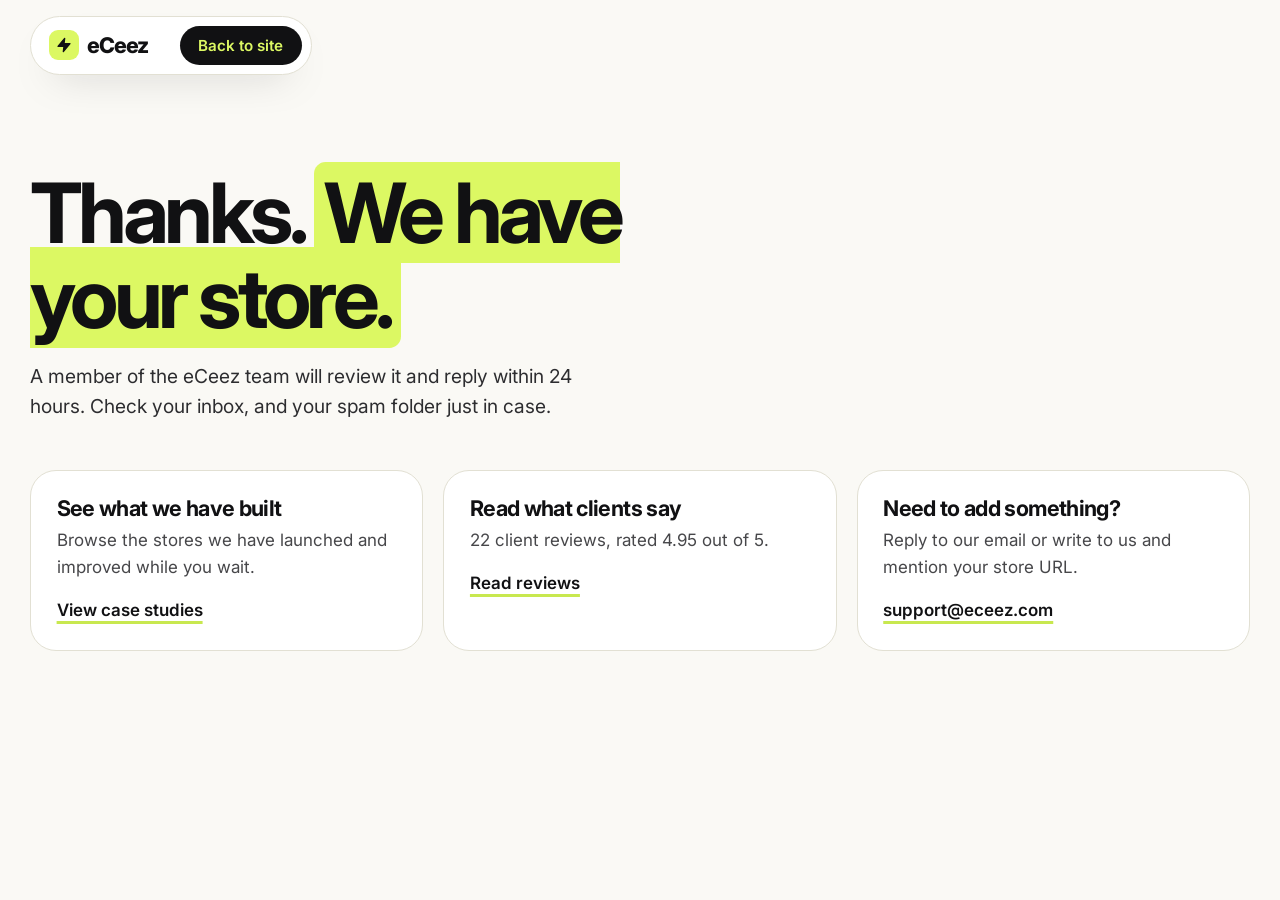
<file: lp/shopify-development-services/thank-you/index.html>
<!DOCTYPE html>
<html lang="en">
<head>
<meta charset="UTF-8">
<meta name="viewport" content="width=device-width, initial-scale=1, viewport-fit=cover">
<title>Thanks, we have your store | eCeez</title>
<meta name="description" content="Your free Shopify store audit request has been received. We reply within 24 hours.">
<meta name="robots" content="noindex, nofollow">
<link rel="canonical" href="https://eceez.com/lp/shopify-development-services/thank-you" />
<meta name="theme-color" content="#111113">
<link rel="icon" type="image/svg+xml" href="/favicon.svg">
<script async src="https://www.googletagmanager.com/gtag/js?id=G-B7YY2XGM2L"></script>
<script>
window.dataLayer=window.dataLayer||[];function gtag(){dataLayer.push(arguments)}
gtag('js',new Date());gtag('config','G-B7YY2XGM2L');
</script>
<script>
!function(f,b,e,v,n,t,s){if(f.fbq)return;n=f.fbq=function(){n.callMethod?n.callMethod.apply(n,arguments):n.queue.push(arguments)};if(!f._fbq)f._fbq=n;n.push=n;n.loaded=!0;n.version='2.0';n.queue=[];t=b.createElement(e);t.async=!0;t.src=v;s=b.getElementsByTagName(e)[0];s.parentNode.insertBefore(t,s)}(window,document,'script','https://connect.facebook.net/en_US/fbevents.js');
fbq('init','1060960082976494');fbq('track','PageView');
</script>
<script>
(function(c,l,a,r,i,t,y){c[a]=c[a]||function(){(c[a].q=c[a].q||[]).push(arguments)};t=l.createElement(r);t.async=1;t.src="https://www.clarity.ms/tag/"+i;y=l.getElementsByTagName(r)[0];y.parentNode.insertBefore(t,y)})(window,document,"clarity","script","xfqi5dtzke");
</script>
<script>
/* ChatGPT Ads (OpenAI) Measurement Pixel. Set debug:true below only while testing. */
var OAI_PIXEL_ID = "9TEaJU8Z9tehFnx2Y5qXdw";
if (OAI_PIXEL_ID.indexOf("REPLACE") !== 0) {
  (function (w, d, s, u) {
    if (w.oaiq) return;
    var q = function () { q.q.push(arguments); };
    q.q = []; w.oaiq = q;
    var js = d.createElement(s); js.async = true; js.src = u;
    var f = d.getElementsByTagName(s)[0]; f.parentNode.insertBefore(js, f);
  })(window, document, "script", "https://bzrcdn.openai.com/sdk/oaiq.min.js");
  oaiq("init", { pixelId: OAI_PIXEL_ID, debug: false });
  oaiq("measure", "page_viewed", { type: "contents" });
}
</script>

<script>
/* Conversion events: fire once per visit, only on this page. */
(function(){
  var k='eceez_lead_fired';
  try{ if(sessionStorage.getItem(k)) return; sessionStorage.setItem(k,'1'); }catch(e){}
  try{ if(window.oaiq) oaiq("measure","lead_created",{type:"customer_action"}); }catch(e){}
  try{ gtag('event','generate_lead',{currency:'USD',value:0,lead_source:'chatgpt_ads'}); }catch(e){}
  try{ fbq('track','Lead'); }catch(e){}
})();
</script>
<link rel="preconnect" href="https://fonts.googleapis.com">
<link rel="preconnect" href="https://fonts.gstatic.com" crossorigin>
<link rel="preconnect" href="https://i.ytimg.com">
<link href="https://fonts.googleapis.com/css2?family=Inter:wght@400;500;600;700;800&display=swap" rel="stylesheet">
<style>
:root{
  --ink:#111113; --ink-2:#1C1C1F; --cream:#FAF9F5; --sand:#EFEDE2; --lime:#DCF863; --lime-d:#C8E84F;
  --line:#E2E0D3; --muted:#5F5F58; --white:#fff;
  --f:"Inter",ui-sans-serif,system-ui,-apple-system,"Segoe UI",sans-serif;
  --wrap:1220px;
}
*,*::before,*::after{box-sizing:border-box}
html{scroll-behavior:smooth;-webkit-text-size-adjust:100%}
@media (prefers-reduced-motion:reduce){html{scroll-behavior:auto}*{animation:none!important;transition:none!important}}
body{margin:0;background:var(--cream);color:var(--ink);font:400 1.0625rem/1.6 var(--f);-webkit-font-smoothing:antialiased;padding-bottom:env(safe-area-inset-bottom)}
img{max-width:100%;display:block}
a{color:inherit}
h1,h2,h3{margin:0;font-weight:700;letter-spacing:-.04em;line-height:1.02}
p{margin:0}
.wrap{width:min(var(--wrap),100% - 2.5rem);margin-inline:auto}
:focus-visible{outline:3px solid var(--ink);outline-offset:3px;border-radius:6px}
.dark :focus-visible{outline-color:var(--lime)}
.skip{position:absolute;left:-999px;top:0;background:var(--lime);color:var(--ink);padding:.75rem 1rem;z-index:100;font-weight:600}
.skip:focus{left:1rem;top:1rem}
.tag{font-size:.9rem;font-weight:500;color:var(--ink);display:inline-flex;align-items:center;gap:.5rem}
.tag::before{content:"[";opacity:.5}.tag::after{content:"]";opacity:.5}

/* nav pill */
.top{padding:1rem 0 0;position:relative;z-index:5}
.top .wrap{display:flex;align-items:center;justify-content:space-between;gap:1rem}
.navpill{display:flex;align-items:center;gap:2rem;background:#fff;border:1px solid var(--line);border-radius:999px;padding:.55rem .6rem .55rem 1.1rem;box-shadow:0 18px 40px -24px rgba(17,17,19,.35)}
.logo{display:flex;align-items:center;gap:.55rem;font:800 1.35rem/1 var(--f);letter-spacing:-.05em;text-decoration:none}
.logo i{display:grid;place-items:center;width:30px;height:30px;border-radius:9px;background:var(--lime)}
.logo svg{width:16px;height:16px;fill:var(--ink);stroke:var(--ink)}
.nav{display:flex;align-items:center;gap:1.6rem}
.nav a.link{font-size:.95rem;text-decoration:none;font-weight:500}
.nav a.link:hover{text-decoration:underline;text-underline-offset:5px;text-decoration-color:var(--lime-d);text-decoration-thickness:3px}
@media(max-width:700px){.nav a.link{display:none}.navpill{gap:1rem;width:100%;justify-content:space-between}}

/* buttons */
.btn{display:inline-flex;align-items:center;justify-content:center;gap:.6rem;border:0;border-radius:999px;font:600 1rem/1 var(--f);padding:1rem 1.6rem;cursor:pointer;text-decoration:none;transition:background .15s,color .15s,transform .15s}
.btn-ink{background:var(--ink);color:var(--lime)}
.btn-ink:hover{background:#2a2a2e}
.btn-lime{background:var(--lime);color:var(--ink)}
.btn-lime:hover{background:#E6FF7A}
.btn-line{background:transparent;color:inherit;box-shadow:inset 0 0 0 1.5px currentColor}
.btn-line:hover{background:var(--ink);color:var(--lime);box-shadow:none}
.btn-sm{padding:.75rem 1.15rem;font-size:.95rem}
.btn-block{width:100%;padding:1.15rem 1.5rem;font-size:1.0625rem}
.btn svg{width:18px;height:18px;fill:none;stroke:currentColor;stroke-width:2.2;stroke-linecap:round;stroke-linejoin:round}
.spin{display:none;width:1rem;height:1rem;border:2px solid currentColor;border-right-color:transparent;border-radius:50%;animation:sp .7s linear infinite}
.is-loading .spin{display:inline-block}.is-loading .btn-label{opacity:.75}
@keyframes sp{to{transform:rotate(360deg)}}

/* hero */
.hero{padding:clamp(1.5rem,3vw,2.5rem) 0 clamp(2.5rem,5vw,4rem)}
.hero-grid{display:grid;gap:2.5rem;grid-template-columns:1fr;align-items:start}
@media(min-width:1000px){.hero-grid{grid-template-columns:1.4fr .8fr;gap:2.75rem}}
.hero-top{display:flex;justify-content:space-between;gap:1rem;margin-bottom:1rem;flex-wrap:wrap}
.frame{position:relative;border:1.5px dashed rgba(17,17,19,.32);padding:clamp(1.1rem,3vw,2.4rem)}
.frame .st{position:absolute;width:20px;height:20px;fill:var(--ink)}
.frame .st.a{left:-11px;top:-11px}.frame .st.b{right:-11px;top:-11px}.frame .st.c{left:-11px;bottom:-11px}.frame .st.d{right:-11px;bottom:-11px}
.hero h1{font-size:clamp(2.5rem,5.3vw,4.9rem);line-height:.98;letter-spacing:-.055em;font-weight:700;animation:rise .7s cubic-bezier(.2,.7,.2,1) both}
@keyframes rise{from{opacity:0;transform:translateY(16px)}to{opacity:1;transform:none}}
.pill{display:inline-flex;align-items:center;gap:.5em;vertical-align:middle;height:2.15em;padding:0 1em;margin:0 .12em;border-radius:999px;background:var(--ink);color:var(--lime);font-size:.27em;font-weight:600;letter-spacing:-.01em;line-height:1;white-space:nowrap;translate:0 -.18em}
.pill svg{width:1.15em;height:1.15em;fill:none;stroke:currentColor;stroke-width:2.4;stroke-linecap:round;stroke-linejoin:round}
.hl{background:var(--lime);padding:0 .12em;border-radius:.14em;box-decoration-break:clone;-webkit-box-decoration-break:clone}
.hero .sub{margin-top:1.6rem;font-size:clamp(1.1rem,1.5vw,1.3rem);line-height:1.5;max-width:36rem;color:#2d2d30}
.chips-row{display:flex;flex-wrap:wrap;gap:.5rem;margin-top:1.4rem}
.chips-row span{border:1.5px solid var(--ink);border-radius:999px;padding:.4rem .85rem;font-size:.9rem;font-weight:600}
.proof{list-style:none;margin:1.4rem 0 0;padding:0;display:grid;gap:.6rem}
.proof li{display:flex;gap:.7rem;align-items:flex-start}
.proof svg{flex:none;width:22px;height:22px;margin-top:2px;padding:3px;border-radius:50%;background:var(--lime);stroke:var(--ink);fill:none;stroke-width:3;stroke-linecap:round;stroke-linejoin:round}

/* form card */
.card-form{position:relative;background:#fff;color:var(--ink);border:1px solid var(--line);border-radius:28px;padding:clamp(1.25rem,2.6vw,1.9rem);box-shadow:0 40px 70px -40px rgba(17,17,19,.45)}
.card-form .badge{position:absolute;top:-14px;left:24px;background:var(--lime);border:1.5px solid var(--ink);border-radius:999px;padding:.3rem .8rem;font-size:.8rem;font-weight:700}
.card-form h2{font-size:1.7rem;letter-spacing:-.04em;margin-top:.35rem}
.card-form .lead{color:var(--muted);margin:.35rem 0 1.1rem;font-size:.98rem;line-height:1.45}
.field{margin-bottom:.8rem}
.field label{display:block;font-weight:600;font-size:.88rem;margin-bottom:.3rem}
.field label small{font-weight:500;color:var(--muted)}
.field input,.field select,.field textarea{width:100%;font:inherit;font-size:1rem;color:var(--ink);background:var(--cream);border:1.5px solid var(--line);border-radius:14px;padding:.8rem 1rem;min-height:3rem;transition:border-color .15s,background .15s,box-shadow .15s}
.field textarea{min-height:5rem;resize:vertical;line-height:1.45}
.field select{appearance:none;background-image:url("data:image/svg+xml,%3Csvg xmlns='http://www.w3.org/2000/svg' width='14' height='8' fill='none' stroke='%23111113' stroke-width='2' stroke-linecap='round' stroke-linejoin='round'%3E%3Cpath d='M1 1l6 6 6-6'/%3E%3C/svg%3E");background-repeat:no-repeat;background-position:right 1rem center;padding-right:2.5rem}
.field ::placeholder{color:#8b8b82}
.field input:hover,.field select:hover,.field textarea:hover{border-color:#bdbbab}
.field input:focus,.field select:focus,.field textarea:focus{outline:0;border-color:var(--ink);background:#fff;box-shadow:0 0 0 4px rgba(220,248,99,.8)}
.field.invalid input{border-color:#C62828;background:#FFF6F5}
.err{display:none;color:#B42318;font-size:.85rem;margin-top:.3rem;font-weight:500}
.field.invalid .err{display:block}
.form-note{margin-top:.8rem;text-align:center;font-size:.88rem;color:var(--muted)}
.form-error{margin-top:.8rem;padding:.8rem 1rem;border-radius:12px;background:#FFF1EF;color:#B42318;font-size:.92rem}
.hp{position:absolute;left:-9999px;height:0;overflow:hidden}

/* marquee */
.marq{border-block:1.5px solid var(--ink);background:var(--lime);overflow:hidden;padding:1rem 0}
.marq-track{display:flex;width:max-content;animation:mq 38s linear infinite}
.marq-track span{display:flex;align-items:center;gap:2.2rem;padding-right:2.2rem;font-weight:700;font-size:1.25rem;letter-spacing:-.03em;white-space:nowrap}
.marq-track svg{width:16px;height:16px;fill:var(--ink)}
@keyframes mq{to{transform:translateX(-50%)}}
.marq-label{font-size:.85rem;font-weight:600;letter-spacing:.02em;text-align:center;margin-bottom:.6rem;text-transform:uppercase}

/* video block */
.vsec{padding:clamp(2.5rem,5vw,4rem) 0 0}
.vbox{background:var(--ink);color:#fff;border-radius:clamp(26px,4vw,44px);padding:clamp(1.1rem,3vw,2.4rem);display:grid;gap:1.75rem;grid-template-columns:1fr;align-items:center}
@media(min-width:1000px){.vbox{grid-template-columns:.62fr 1.38fr;gap:2.5rem}}
.vbox h2{font-size:clamp(1.9rem,3.6vw,3rem);margin:.9rem 0 1rem}
.vbox h2 em{font-style:normal;background:var(--lime);color:var(--ink);padding:0 .14em;border-radius:.14em}
.vbox p{color:#C9C9C0;max-width:26rem;margin-bottom:1.5rem}
.vbox .tag{color:#fff}
.video{position:relative;aspect-ratio:16/9;border-radius:clamp(18px,2.4vw,28px);overflow:hidden;background:#232327}
.video button.play{all:unset;cursor:pointer;position:absolute;inset:0;display:block}
.video img.thumb,.video iframe{position:absolute;inset:0;width:100%;height:100%;object-fit:cover;border:0}
.video .shade{position:absolute;inset:0;background:rgba(17,17,19,.3);transition:background .2s}
.video button.play:hover .shade{background:rgba(17,17,19,.12)}
.video .pbtn{position:absolute;left:50%;top:50%;translate:-50% -50%;width:clamp(4.2rem,8vw,6rem);aspect-ratio:1;border-radius:50%;background:var(--lime);display:grid;place-items:center;transition:scale .2s}
.video button.play:hover .pbtn{scale:1.07}
.video .pbtn svg{width:36%;fill:var(--ink);margin-left:6%}
.video .vlabel{position:absolute;left:1.1rem;bottom:1rem;right:1.1rem;color:#fff;font:600 .98rem/1.3 var(--f);text-shadow:0 1px 12px rgba(0,0,0,.55)}

/* stats */
.stats{display:grid;gap:1.25rem;grid-template-columns:1fr;margin-top:clamp(1.75rem,3.5vw,2.75rem)}
@media(min-width:760px){.stats{grid-template-columns:repeat(3,1fr)}}
.stat{border-top:1.5px solid var(--ink);padding-top:1rem}
.stat b{display:block;font-size:clamp(3.2rem,7vw,5.6rem);font-weight:700;letter-spacing:-.06em;line-height:.95}
.stat span{display:block;margin-top:.5rem;color:var(--muted);max-width:15rem;line-height:1.35}

/* sections */
section{scroll-margin-top:1rem}
.sec{padding:clamp(3rem,6vw,5rem) 0}
.sec-head{max-width:48rem;margin-bottom:clamp(1.5rem,3vw,2.4rem)}
.sec-head h2{font-size:clamp(2.1rem,5vw,4rem);margin-top:.9rem}
.sec-head p{margin-top:1rem;color:var(--muted);font-size:1.15rem;max-width:38rem}

/* services (numbered list) */
.svc-wrap{display:grid;gap:2rem;grid-template-columns:1fr}
@media(min-width:1000px){.svc-wrap{grid-template-columns:.7fr 1.3fr;gap:4rem}.svc-side{position:sticky;top:2rem;align-self:start}.svc-side .btn{margin-top:1.75rem}}
.svc-list{list-style:none;margin:0;padding:0;border-top:1.5px solid var(--ink)}
.svc-list a{display:grid;grid-template-columns:3rem 1fr auto;gap:1rem;align-items:center;padding:1.15rem .5rem;border-bottom:1.5px solid var(--ink);text-decoration:none;transition:background .15s,padding .15s}
.svc-list a:hover{background:var(--lime);padding-left:1.1rem}
.svc-list .n{font-size:.95rem;color:var(--muted)}
.svc-list h3{font-size:clamp(1.3rem,2.4vw,1.8rem);letter-spacing:-.035em}
.svc-list p{color:#47474a;font-size:.98rem;margin-top:.15rem;line-height:1.45}
.svc-list .ar{width:42px;height:42px;border-radius:50%;border:1.5px solid var(--ink);display:grid;place-items:center;transition:background .15s,color .15s}
.svc-list a:hover .ar{background:var(--ink);color:var(--lime)}
.svc-list .ar svg{width:18px;height:18px;fill:none;stroke:currentColor;stroke-width:2.2;stroke-linecap:round;stroke-linejoin:round}

/* audit pipeline */
.pipe-sec{background:var(--sand);border-radius:clamp(26px,4vw,48px);margin-inline:clamp(.5rem,1.5vw,1.25rem)}
.pipe{display:grid;gap:1rem;grid-template-columns:1fr;position:relative}
@media(min-width:900px){.pipe{grid-template-columns:repeat(4,1fr);gap:1.25rem}.pipe::before{content:"";position:absolute;left:6%;right:6%;top:2.2rem;border-top:2px dashed rgba(17,17,19,.35)}}
.node{position:relative;background:#fff;border-radius:24px;padding:1.4rem;border:1px solid var(--line);display:flex;flex-direction:column;gap:.6rem}
.node .ic{width:46px;height:46px;border-radius:14px;background:var(--ink);display:grid;place-items:center}
.node .ic svg{width:22px;height:22px;fill:none;stroke:var(--lime);stroke-width:2;stroke-linecap:round;stroke-linejoin:round}
.node h3{font-size:1.3rem;letter-spacing:-.03em;margin-top:.4rem}
.node p{color:#47474a;font-size:.98rem;line-height:1.5}
.node.end{background:var(--lime);border-color:var(--ink)}
.node.end .ic{background:var(--ink)}
.node .mini{margin-top:auto;padding-top:.6rem;font-size:.82rem;font-weight:600;display:inline-flex;align-items:center;gap:.4rem}
.node .mini::before{content:"";width:8px;height:8px;border-radius:50%;background:var(--lime-d);border:1.5px solid var(--ink)}

/* case studies */
.cases{display:grid;gap:1.5rem;grid-template-columns:1fr}
@media(min-width:760px){.cases{grid-template-columns:1fr 1fr;gap:1.75rem}}
.case{background:#fff;border:1px solid var(--line);border-radius:30px;overflow:hidden;display:flex;flex-direction:column;transition:translate .2s,box-shadow .2s}
.case:hover{translate:0 -4px;box-shadow:0 30px 50px -32px rgba(17,17,19,.5)}
.case-visual{position:relative;display:block;aspect-ratio:4/3;overflow:hidden;text-decoration:none;color:var(--ink)}
.tone-lime .case-visual{background:var(--lime)}
.tone-ink .case-visual{background:var(--ink);color:var(--lime)}
.tone-sand .case-visual{background:#E5E2D2}
.tone-lime2 .case-visual{background:var(--lime-d)}
.case-bar{position:absolute;z-index:3;left:.75rem;right:.75rem;top:.75rem;display:flex;align-items:center;gap:.4rem;padding:.5rem .8rem;background:rgba(255,255,255,.92);border-radius:999px;backdrop-filter:blur(6px)}
.case-bar i{width:8px;height:8px;border-radius:50%;background:var(--ink);opacity:.25}
.case-bar b{margin-left:.5rem;font:600 .78rem/1 var(--f);color:var(--ink)}
.case-brand{position:absolute;inset:0;display:grid;place-items:center;padding:2rem;text-align:center;font:700 clamp(2.1rem,5vw,3.5rem)/1 var(--f);letter-spacing:-.06em}
.case-visual img{position:absolute;inset:0;width:100%;height:100%;object-fit:cover;object-position:center top;z-index:2;background:transparent}
.tone-sand .case-visual img{object-fit:contain;padding:3.2rem 1.5rem 1rem}
.case-body{padding:1.5rem 1.6rem 1.75rem;display:flex;flex-direction:column;gap:.7rem;flex:1}
.case-cat{font-size:.88rem;color:var(--muted);font-weight:500}
.case h3{font-size:1.75rem}
.case h3 a{text-decoration:none}
.case-body>p:not(.case-cat){color:#3a3a3d}
.chips{list-style:none;display:flex;flex-wrap:wrap;gap:.45rem;margin:.2rem 0 0;padding:0}
.chips li{background:var(--cream);border:1px solid var(--line);border-radius:999px;padding:.32rem .75rem;font-size:.82rem;font-weight:600}
.textlink{margin-top:auto;padding-top:.5rem;font-weight:600;text-decoration:underline;text-decoration-thickness:3px;text-underline-offset:5px;text-decoration-color:var(--lime-d)}
.more{margin-top:1.75rem;display:flex;flex-wrap:wrap;gap:1rem 1.5rem;align-items:center}
.more span{color:var(--muted)}

/* reviews */
.rev-sec{background:var(--lime);border-radius:clamp(26px,4vw,48px);margin-inline:clamp(.5rem,1.5vw,1.25rem)}
.rating-row{display:flex;flex-wrap:wrap;align-items:center;gap:1.25rem 2.5rem;margin-bottom:2rem}
.rating-big{display:flex;align-items:baseline;gap:.75rem}
.rating-big b{font-size:clamp(3.4rem,7vw,5.6rem);font-weight:700;letter-spacing:-.06em;line-height:1}
.rating-big span{max-width:11rem;line-height:1.3}
.badges{display:flex;flex-wrap:wrap;gap:.75rem;margin-left:auto}
.badges a{background:#fff;border-radius:16px;padding:.5rem 1rem;display:flex;align-items:center}
.badges img{height:44px;width:auto}
@media(max-width:700px){.badges{margin-left:0}}
.review-grid{display:grid;gap:1.15rem;grid-template-columns:1fr}
@media(min-width:900px){.review-grid{grid-template-columns:repeat(3,1fr)}}
.review{margin:0;background:var(--cream);border-radius:26px;padding:1.75rem;display:flex;flex-direction:column;gap:1rem}
.stars{letter-spacing:.14em;font-size:1.05rem}
.review blockquote{margin:0;font-size:1.06rem;line-height:1.55;flex:1}
.review figcaption{display:flex;flex-direction:column;font-size:.93rem;color:var(--muted)}
.review figcaption strong{color:var(--ink)}
.rev-sec .btn-line:hover{background:var(--ink);color:var(--lime)}

/* steps */
.steps{list-style:none;margin:0;padding:0;display:grid;gap:1.5rem;counter-reset:s}
@media(min-width:860px){.steps{grid-template-columns:repeat(3,1fr);gap:2rem}}
.steps li{counter-increment:s;border-top:1.5px solid var(--ink);padding-top:1.2rem}
.steps li::before{content:"(" counter(s) ")";display:block;color:var(--muted);margin-bottom:.8rem}
.steps h3{font-size:1.6rem;margin-bottom:.5rem}
.steps p{color:#47474a}

/* faq */
.faq-grid{display:grid;gap:2.5rem;grid-template-columns:1fr}
@media(min-width:960px){.faq-grid{grid-template-columns:.8fr 1.2fr;gap:5rem}}
details{border-bottom:1.5px solid var(--ink)}
details:first-of-type{border-top:1.5px solid var(--ink)}
summary{list-style:none;cursor:pointer;display:flex;justify-content:space-between;align-items:center;gap:1rem;padding:1.25rem 0;font:600 1.15rem/1.35 var(--f);letter-spacing:-.01em}
summary::-webkit-details-marker{display:none}
summary::after{content:"+";flex:none;display:grid;place-items:center;width:34px;height:34px;border-radius:50%;border:1.5px solid var(--ink);font-size:1.3rem;font-weight:500;line-height:1;transition:background .15s,rotate .2s}
details[open] summary::after{background:var(--lime);rotate:45deg}
details p{padding:0 3rem 1.4rem 0;color:#3a3a3d}
details a{text-decoration-color:var(--lime-d);text-decoration-thickness:3px}

/* final */
.final{background:var(--ink);color:#fff;border-radius:clamp(26px,4vw,48px) clamp(26px,4vw,48px) 0 0;margin-inline:clamp(.5rem,1.5vw,1.25rem);overflow:hidden}
.final-grid{display:grid;gap:3rem;grid-template-columns:1fr;align-items:center}
@media(min-width:960px){.final-grid{grid-template-columns:1.05fr .95fr;gap:5rem}}
.final h2{font-size:clamp(2.4rem,5.6vw,4.8rem);letter-spacing:-.055em;max-width:13ch}
.final h2 em{font-style:normal;background:var(--lime);color:var(--ink);padding:0 .12em;border-radius:.14em}
.final p.sub{margin-top:1.25rem;color:#C9C9C0;font-size:1.15rem;max-width:30rem}
.final .alt{margin-top:2rem;color:#C9C9C0}
.final .alt a{color:#fff;font-weight:600;text-decoration-color:var(--lime);text-decoration-thickness:3px;text-underline-offset:4px}
.word{font-weight:800;letter-spacing:-.07em;line-height:.8;font-size:clamp(6rem,27vw,22rem);color:var(--lime);margin:clamp(2.5rem,6vw,5rem) 0 -.12em;user-select:none;white-space:nowrap}
footer{background:var(--ink);color:#B9B9AF;font-size:.9rem;padding:1.5rem 0 2.25rem;margin-inline:clamp(.5rem,1.5vw,1.25rem);border-top:1px solid rgba(255,255,255,.12)}
footer .wrap{display:flex;flex-wrap:wrap;gap:.75rem 2rem;justify-content:space-between}
footer a{color:#fff}

/* sticky mobile cta */
.sticky{position:fixed;left:0;right:0;bottom:0;z-index:50;padding:.75rem 1rem calc(.75rem + env(safe-area-inset-bottom));background:rgba(17,17,19,.96);backdrop-filter:blur(8px);translate:0 110%;transition:translate .25s}
.sticky.show{translate:0 0}
.sticky .btn{width:100%}
@media(min-width:1000px){.sticky{display:none}}
.final .card-form h2{font-size:1.7rem;letter-spacing:-.04em;line-height:1.05;max-width:none;color:var(--ink)}
.final h2{line-height:1.08}
.final .card-form .lead{color:var(--muted)}

/* header splits: fill the empty right side */
.head-split{display:grid;gap:1.25rem 3rem;grid-template-columns:1fr;align-items:end;margin-bottom:clamp(1.5rem,3vw,2.4rem)}
.head-split .sec-head{margin-bottom:0}
@media(min-width:900px){.head-split{grid-template-columns:1.25fr .75fr}.head-act{justify-self:end}}
.head-split .rating-row{margin:0;justify-content:flex-start}
@media(min-width:900px){.head-split .rating-row{justify-self:end;flex-direction:column;align-items:flex-start;gap:1rem}.head-split .badges{margin-left:0}}
/* hero lower row */
.hero-low{display:grid;grid-template-columns:1fr;gap:1rem;align-items:center}
.hero-scene{display:none}
@media(min-width:1000px){.hero-low{grid-template-columns:1fr 300px;gap:.5rem}.hero-low .sub{max-width:22rem}.hero-scene{display:block;margin-right:-1rem}}
.hero-scene .scene{--s:.62;height:310px}
.hero-low .chips-row span{font-size:.85rem;padding:.35rem .7rem}
/* big scene in the audit section */
.scene-split{align-items:center}
.big-scene .scene{--s:.95;height:clamp(300px,34vw,400px)}
@media(max-width:899px){.big-scene .scene{--s:.8;height:320px}}

/* ---------- CSS 3D store stack ---------- */
.scene{position:relative;perspective:1300px;display:grid;place-items:center;overflow:visible}
.floor{position:absolute;left:12%;right:12%;bottom:6%;height:46px;background:radial-gradient(closest-side,rgba(17,17,19,.28),transparent);filter:blur(6px)}
.stack{position:relative;width:300px;height:200px;transform-style:preserve-3d;transform:scale(var(--s,1)) rotateX(var(--rx,58deg)) rotateZ(var(--rz,-36deg));transition:transform .25s ease-out;margin-top:-1.5rem}
.pane{position:absolute;inset:0;border-radius:22px;border:2px solid var(--ink);padding:14px 16px;display:flex;flex-direction:column;justify-content:space-between;transform:translateZ(var(--z));animation:bob 6s ease-in-out infinite;animation-delay:var(--d);box-shadow:14px 14px 0 rgba(17,17,19,.14)}
@keyframes bob{50%{transform:translateZ(calc(var(--z) + 18px))}}
.pane .cap{font-size:.78rem;font-weight:700;letter-spacing:-.01em;align-self:flex-start;background:var(--ink);color:var(--lime);padding:.25rem .6rem;border-radius:999px}
.p1{--z:0px;--d:0s;background:var(--lime)}
.p2{--z:86px;--d:-2s;background:#fff}
.p3{--z:172px;--d:-4s;background:var(--ink);color:var(--lime)}
.p3 .cap{background:var(--lime);color:var(--ink)}
.tiles{display:grid;grid-template-columns:repeat(3,1fr);gap:8px;flex:1;margin-bottom:10px}
.tiles i{border-radius:10px;background:rgba(17,17,19,.14);border:1.5px solid rgba(17,17,19,.5)}
.tiles i:nth-child(2),.tiles i:nth-child(5){background:#fff}
.pdp{display:grid;grid-template-columns:.9fr 1.1fr;gap:12px;flex:1;margin-bottom:10px}
.pdp .img{border-radius:12px;background:var(--lime);border:1.5px solid var(--ink);position:relative;overflow:hidden}
.pdp .img span{position:absolute;left:22%;top:18%;width:56%;height:64%;border-radius:40% 40% 14px 14px;background:var(--ink)}
.pdp .info{display:flex;flex-direction:column;gap:7px;justify-content:center}
.pdp u{display:block;height:9px;border-radius:5px;background:rgba(17,17,19,.85);text-decoration:none}
.pdp u.s{height:7px;background:rgba(17,17,19,.25);width:75%}
.pdp em{font-style:normal;font-size:.72rem;font-weight:700;background:var(--ink);color:var(--lime);border-radius:999px;padding:.4rem .6rem;text-align:center;margin-top:4px}
.steps3{display:flex;align-items:center;gap:6px;margin:4px 0 10px}
.steps3 s{text-decoration:none;display:grid;place-items:center;width:26px;height:26px;border-radius:50%;background:var(--lime);color:var(--ink);font-size:.8rem;font-weight:800;flex:none}
.steps3 s:last-child{background:transparent;color:var(--lime);border:1.5px solid var(--lime)}
.steps3 hr{flex:1;border:0;border-top:2px dashed rgba(220,248,99,.6);margin:0}
.pay{flex:1;display:grid;place-items:center;border-radius:12px;background:var(--lime);color:var(--ink);font-weight:800;font-size:1rem;margin-bottom:10px;letter-spacing:-.02em}
.chip{position:absolute;z-index:3;background:#fff;color:var(--ink);border:1.5px solid var(--ink);border-radius:999px;padding:.5rem .85rem;font-size:.82rem;font-weight:600;white-space:nowrap;box-shadow:0 14px 26px -14px rgba(17,17,19,.55);animation:fl 5s ease-in-out infinite;translate:calc(var(--px,0)*var(--k,1)) calc(var(--py,0)*var(--k,1))}
.chip b{font-weight:800}
.chip.lime{background:var(--lime)}
.c1{top:6%;left:0;--k:1.4}.c2{top:20%;right:-2%;--k:-1.2;animation-delay:-1.5s}.c3{bottom:24%;left:-3%;--k:1;animation-delay:-3s}.c4{bottom:8%;right:2%;--k:-1.5;animation-delay:-2s}
@keyframes fl{50%{margin-top:-8px}}
.hero-scene .chip{font-size:.72rem;padding:.4rem .65rem}
.hero-scene .c3,.hero-scene .c4{display:none}
@media(max-width:520px){.c1{left:-2%}.c3{left:-4%}.chip{font-size:.74rem;padding:.4rem .65rem}}
.hero-scene .stack{margin-top:3.2rem}.hero-scene .floor{bottom:17%}
.big-scene .stack{margin-top:.5rem}.big-scene .floor{bottom:16%}
@media(max-width:899px){.big-scene .scene{height:350px}.big-scene .stack{margin-top:2.2rem}}


.ty{background:var(--cream);min-height:calc(100vh - 5rem);padding:clamp(3rem,8vw,6rem) 0}
.ty h1{font-size:clamp(2.6rem,6.5vw,5.2rem);letter-spacing:-.055em;max-width:14ch}
.ty h1 em{font-style:normal;background:var(--lime);padding:0 .12em;border-radius:.14em}
.ty .sub{margin-top:1.25rem;color:#2d2d30;font-size:1.2rem;max-width:36rem}
.ty-grid{display:grid;gap:1.25rem;margin-top:3rem;grid-template-columns:1fr}
@media(min-width:860px){.ty-grid{grid-template-columns:repeat(3,1fr)}}
.ty-card{background:#fff;border:1px solid var(--line);border-radius:26px;padding:1.6rem}
.ty-card h2{font-size:1.35rem;margin-bottom:.5rem;letter-spacing:-.03em}
.ty-card p{color:#47474a;margin-bottom:1rem}
.ty-card a.textlink{padding-top:0}

</style>
</head>
<body>
<header class="top"><div class="wrap"><div class="navpill"><a class="logo" href="/" aria-label="eCeez home"><i><svg viewBox="0 0 24 24" stroke-width="2" stroke-linecap="round" stroke-linejoin="round" aria-hidden="true"><polygon points="13 2 3 14 12 14 11 22 21 10 12 10 13 2"/></svg></i>eCeez</a><a class="btn btn-ink btn-sm" href="/">Back to site</a></div></div></header>
<main class="ty"><div class="wrap">
  <h1>Thanks. <em>We have your store.</em></h1>
  <p class="sub">A member of the eCeez team will review it and reply within 24 hours. Check your inbox, and your spam folder just in case.</p>
  <div class="ty-grid">
    <div class="ty-card"><h2>See what we have built</h2><p>Browse the stores we have launched and improved while you wait.</p><a class="textlink" href="/case-studies">View case studies</a></div>
    <div class="ty-card"><h2>Read what clients say</h2><p>22 client reviews, rated 4.95 out of 5.</p><a class="textlink" href="/reviews">Read reviews</a></div>
    <div class="ty-card"><h2>Need to add something?</h2><p>Reply to our email or write to us and mention your store URL.</p><a class="textlink" href="mailto:support@eceez.com">support@eceez.com</a></div>
  </div>
</div></main>
</body>
</html>
</file>
